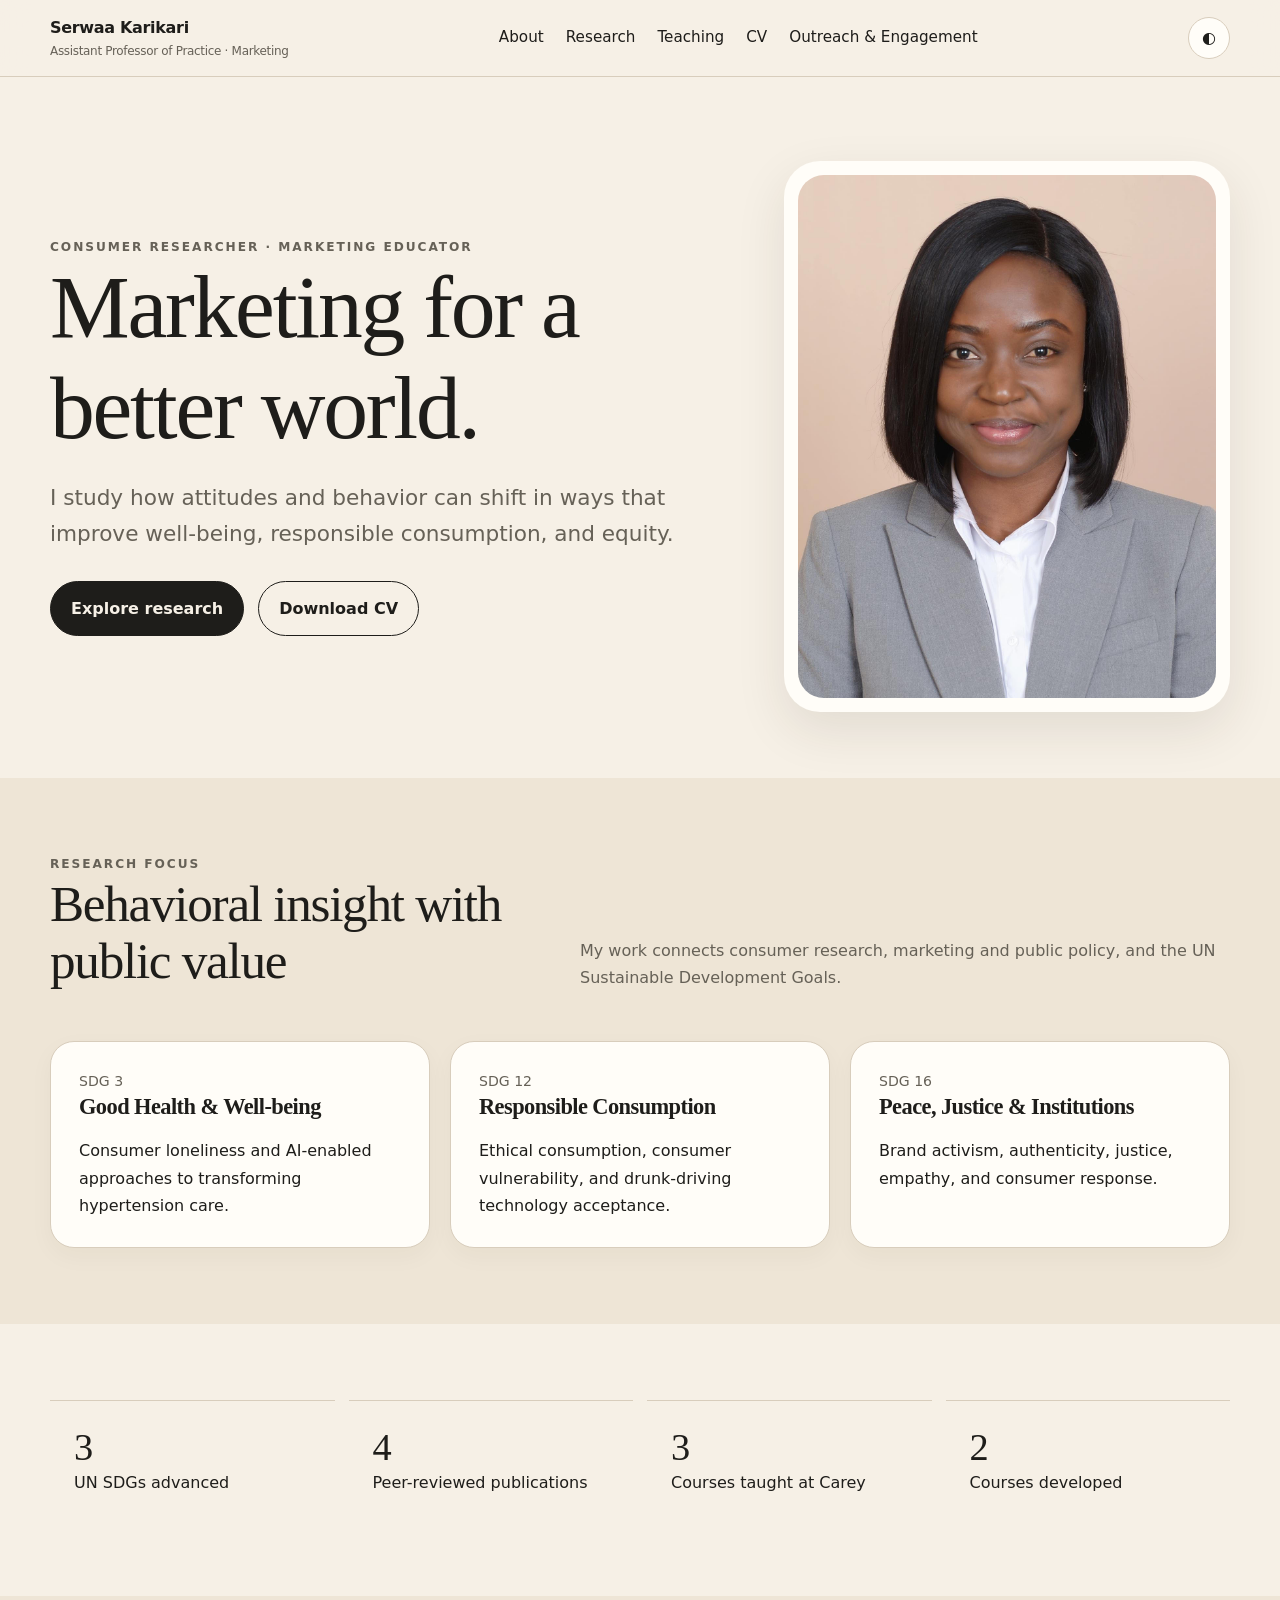
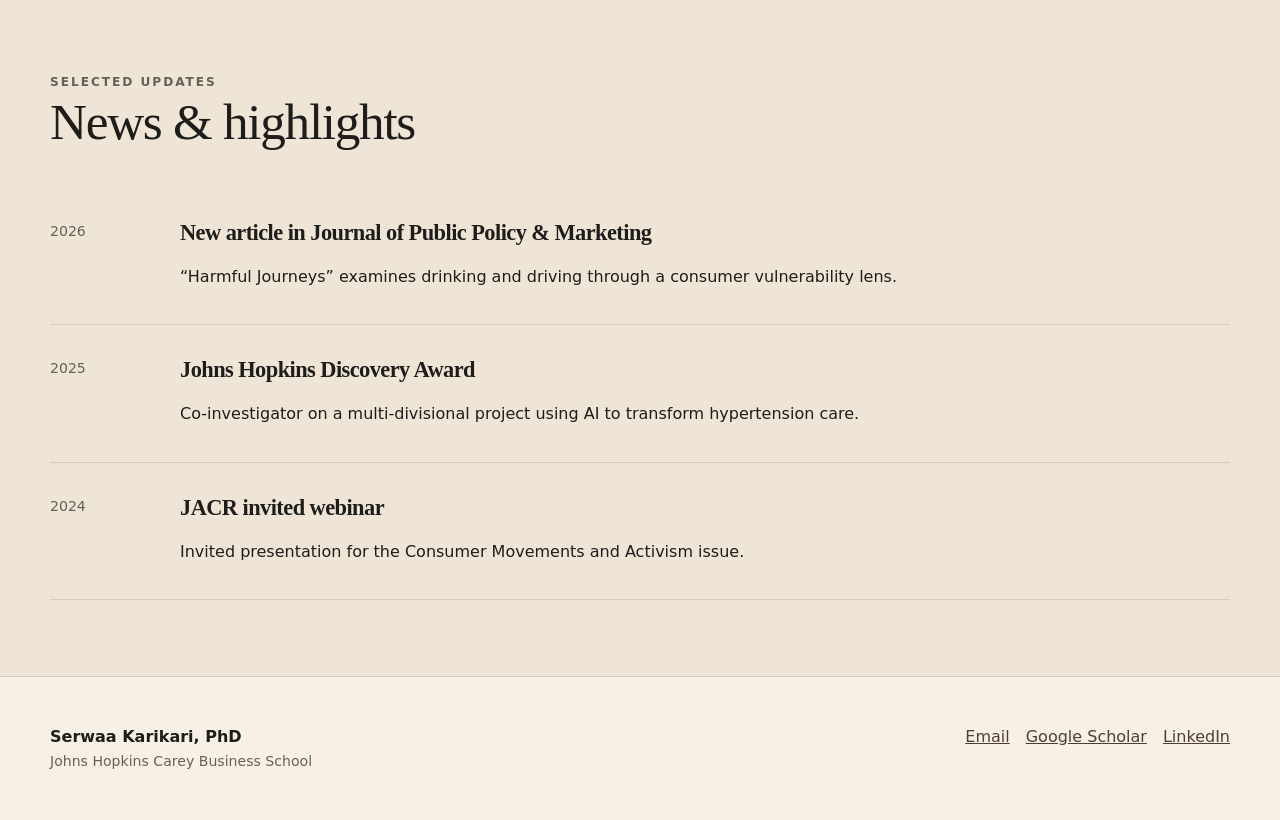
<file: index.html>
<!doctype html><html lang="en"><head><meta charset="utf-8"><meta name="viewport" content="width=device-width,initial-scale=1"><title>Serwaa Karikari | Marketing Faculty</title><meta name="description" content="Academic website of Serwaa Karikari, Assistant Professor of Practice in Marketing at Johns Hopkins Carey Business School."><link rel="stylesheet" href="css/style.css"></head><body><a class="skip-link" href="#main">Skip to content</a><header class="site-header"><div class="container nav-wrap"><a class="brand" href="index.html">Serwaa Karikari<small>Assistant Professor of Practice · Marketing</small></a><button class="menu-toggle" data-menu-toggle aria-label="Open navigation">☰</button><nav class="nav" aria-label="Primary"><a href="about.html">About</a><a href="research.html">Research</a><a href="teaching.html">Teaching</a><a href="cv.html">CV</a><a href="outreach.html">Outreach &amp; Engagement</a></nav><button class="theme-toggle" data-theme-toggle aria-label="Switch color theme">◐</button></div></header><main id="main"><section class="hero"><div class="container hero-grid"><div class="hero-copy reveal"><div class="eyebrow">Consumer researcher · Marketing educator</div><h1>Marketing for a better world.</h1><p class="lede">I study how attitudes and behavior can shift in ways that improve well-being, responsible consumption, and equity.</p><div class="hero-actions"><a class="btn primary" href="research.html">Explore research</a><a class="btn secondary" href="assets/cv/Serwaa-Karikari-CV.pdf" download>Download CV</a></div></div><div class="portrait reveal"><img src="assets/images/serwaa-karikari.jpg" alt="Professional portrait of Serwaa Karikari"></div></div></section><section class="section alt"><div class="container"><div class="section-head reveal"><div><div class="eyebrow">Research focus</div><h2>Behavioral insight with public value</h2></div><p>My work connects consumer research, marketing and public policy, and the UN Sustainable Development Goals.</p></div><div class="grid-3"><article class="card reveal"><div class="meta">SDG 3</div><h3>Good Health &amp; Well-being</h3><p>Consumer loneliness and AI-enabled approaches to transforming hypertension care.</p></article><article class="card reveal"><div class="meta">SDG 12</div><h3>Responsible Consumption</h3><p>Ethical consumption, consumer vulnerability, and drunk-driving technology acceptance.</p></article><article class="card reveal"><div class="meta">SDG 16</div><h3>Peace, Justice &amp; Institutions</h3><p>Brand activism, authenticity, justice, empathy, and consumer response.</p></article></div></div></section><section class="section"><div class="container"><div class="stats reveal"><div class="stat"><strong>3</strong><span>UN SDGs advanced</span></div><div class="stat"><strong>4</strong><span>Peer-reviewed publications</span></div><div class="stat"><strong>3</strong><span>Courses taught at Carey</span></div><div class="stat"><strong>2</strong><span>Courses developed</span></div></div></div></section><section class="section alt"><div class="container"><div class="section-head"><div><div class="eyebrow">Selected updates</div><h2>News &amp; highlights</h2></div></div><div class="news-list"><article class="news-item reveal"><div class="meta">2026</div><div><h3>New article in Journal of Public Policy &amp; Marketing</h3><p>“Harmful Journeys” examines drinking and driving through a consumer vulnerability lens.</p></div></article><article class="news-item reveal"><div class="meta">2025</div><div><h3>Johns Hopkins Discovery Award</h3><p>Co-investigator on a multi-divisional project using AI to transform hypertension care.</p></div></article><article class="news-item reveal"><div class="meta">2024</div><div><h3>JACR invited webinar</h3><p>Invited presentation for the Consumer Movements and Activism issue.</p></div></article></div></div></section></main><footer class="footer"><div class="container footer-grid"><div><strong>Serwaa Karikari, PhD</strong><div class="meta">Johns Hopkins Carey Business School</div></div><div class="footer-links"><a href="mailto:serwaa.karikari@jhu.edu">Email</a><a href="https://scholar.google.com/citations?user=FszX7wsAAAAJ&hl=en" target="_blank" rel="noopener">Google Scholar</a><a href="https://www.linkedin.com/in/serwaa-karikari-ph-d-89737316" target="_blank" rel="noopener">LinkedIn</a></div></div></footer><script src="js/main.js"></script></body></html>
</file>
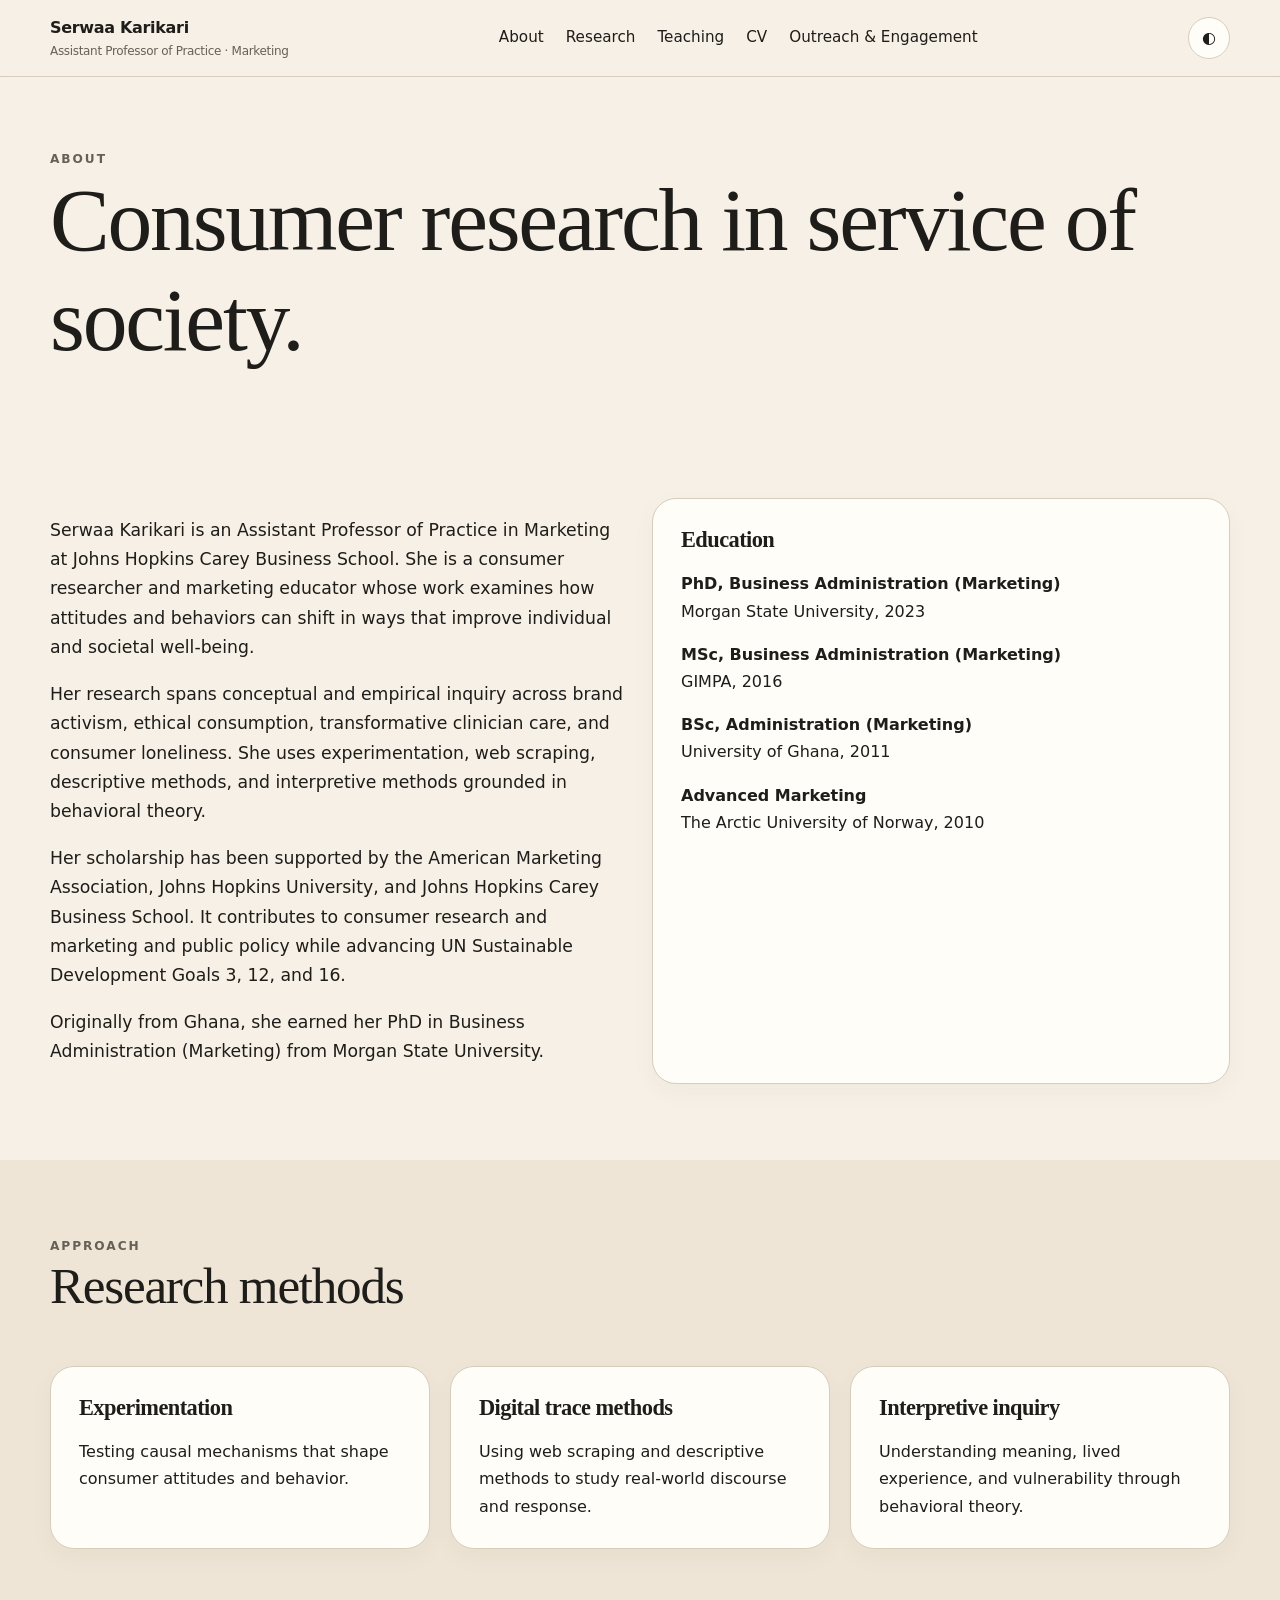
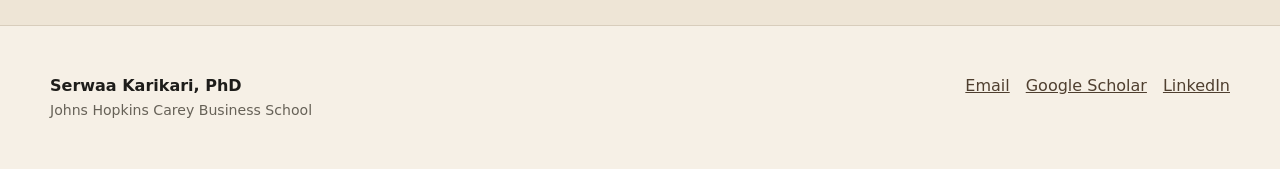
<file: about.html>
<!doctype html><html lang="en"><head><meta charset="utf-8"><meta name="viewport" content="width=device-width,initial-scale=1"><title>About | Serwaa Karikari</title><link rel="stylesheet" href="css/style.css"></head><body><a class="skip-link" href="#main">Skip to content</a><header class="site-header"><div class="container nav-wrap"><a class="brand" href="index.html">Serwaa Karikari<small>Assistant Professor of Practice · Marketing</small></a><button class="menu-toggle" data-menu-toggle aria-label="Open navigation">☰</button><nav class="nav" aria-label="Primary"><a href="about.html">About</a><a href="research.html">Research</a><a href="teaching.html">Teaching</a><a href="cv.html">CV</a><a href="outreach.html">Outreach &amp; Engagement</a></nav><button class="theme-toggle" data-theme-toggle aria-label="Switch color theme">◐</button></div></header><main id="main"><section class="page-hero"><div class="container"><div class="eyebrow">About</div><h1>Consumer research in service of society.</h1></div></section><section class="section"><div class="container grid-2"><div class="prose reveal"><p>Serwaa Karikari is an Assistant Professor of Practice in Marketing at Johns Hopkins Carey Business School. She is a consumer researcher and marketing educator whose work examines how attitudes and behaviors can shift in ways that improve individual and societal well-being.</p><p>Her research spans conceptual and empirical inquiry across brand activism, ethical consumption, transformative clinician care, and consumer loneliness. She uses experimentation, web scraping, descriptive methods, and interpretive methods grounded in behavioral theory.</p><p>Her scholarship has been supported by the American Marketing Association, Johns Hopkins University, and Johns Hopkins Carey Business School. It contributes to consumer research and marketing and public policy while advancing UN Sustainable Development Goals 3, 12, and 16.</p><p>Originally from Ghana, she earned her PhD in Business Administration (Marketing) from Morgan State University.</p></div><aside class="card reveal"><h3>Education</h3><p><strong>PhD, Business Administration (Marketing)</strong><br>Morgan State University, 2023</p><p><strong>MSc, Business Administration (Marketing)</strong><br>GIMPA, 2016</p><p><strong>BSc, Administration (Marketing)</strong><br>University of Ghana, 2011</p><p><strong>Advanced Marketing</strong><br>The Arctic University of Norway, 2010</p></aside></div></section><section class="section alt"><div class="container"><div class="section-head"><div><div class="eyebrow">Approach</div><h2>Research methods</h2></div></div><div class="grid-3"><div class="card reveal"><h3>Experimentation</h3><p>Testing causal mechanisms that shape consumer attitudes and behavior.</p></div><div class="card reveal"><h3>Digital trace methods</h3><p>Using web scraping and descriptive methods to study real-world discourse and response.</p></div><div class="card reveal"><h3>Interpretive inquiry</h3><p>Understanding meaning, lived experience, and vulnerability through behavioral theory.</p></div></div></div></section></main><footer class="footer"><div class="container footer-grid"><div><strong>Serwaa Karikari, PhD</strong><div class="meta">Johns Hopkins Carey Business School</div></div><div class="footer-links"><a href="mailto:serwaa.karikari@jhu.edu">Email</a><a href="https://scholar.google.com/citations?user=FszX7wsAAAAJ&hl=en" target="_blank" rel="noopener">Google Scholar</a><a href="https://www.linkedin.com/in/serwaa-karikari-ph-d-89737316" target="_blank" rel="noopener">LinkedIn</a></div></div></footer><script src="js/main.js"></script></body></html>
</file>
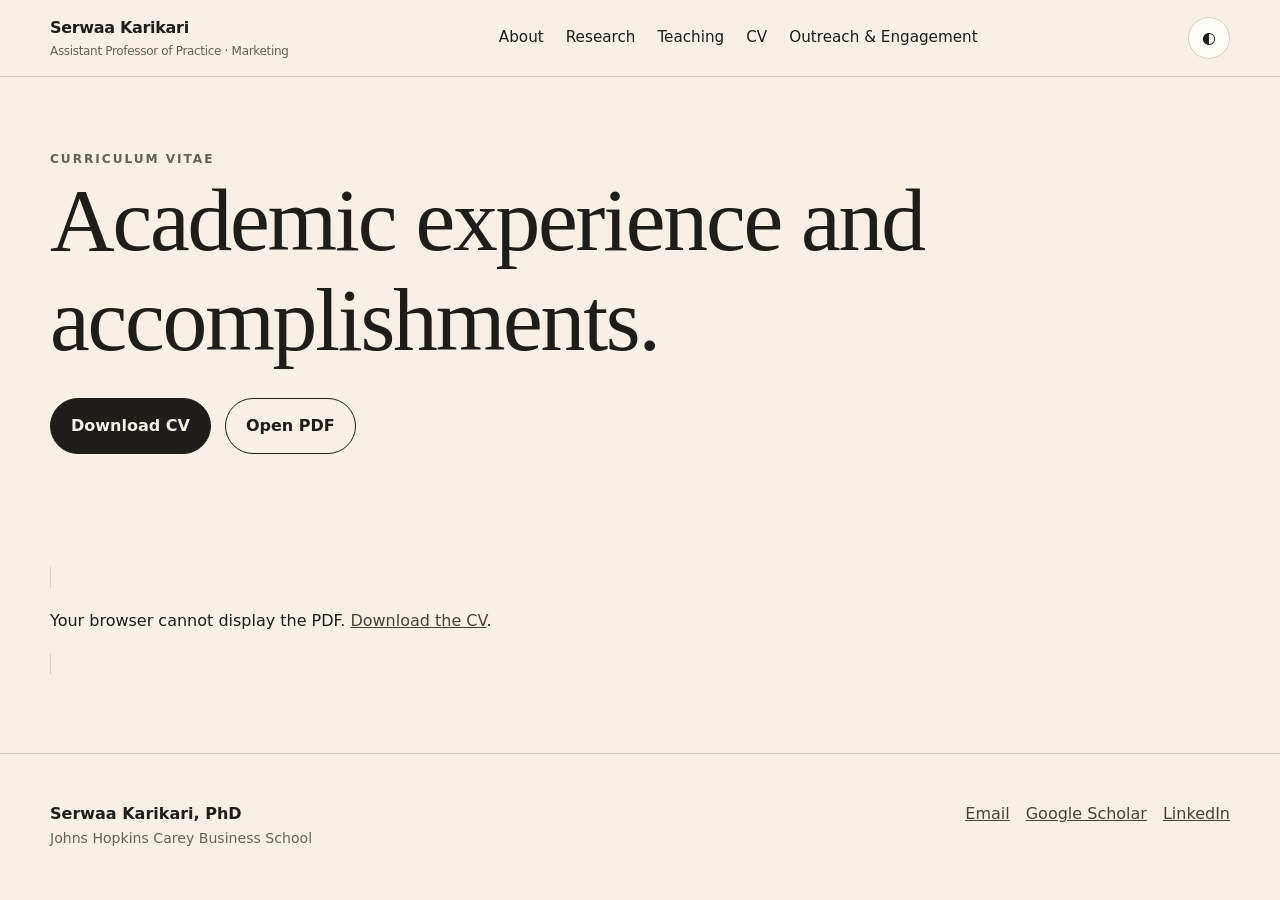
<file: cv.html>
<!doctype html><html lang="en"><head><meta charset="utf-8"><meta name="viewport" content="width=device-width,initial-scale=1"><title>CV | Serwaa Karikari</title><link rel="stylesheet" href="css/style.css"></head><body><a class="skip-link" href="#main">Skip to content</a><header class="site-header"><div class="container nav-wrap"><a class="brand" href="index.html">Serwaa Karikari<small>Assistant Professor of Practice · Marketing</small></a><button class="menu-toggle" data-menu-toggle aria-label="Open navigation">☰</button><nav class="nav" aria-label="Primary"><a href="about.html">About</a><a href="research.html">Research</a><a href="teaching.html">Teaching</a><a href="cv.html">CV</a><a href="outreach.html">Outreach &amp; Engagement</a></nav><button class="theme-toggle" data-theme-toggle aria-label="Switch color theme">◐</button></div></header><main id="main"><section class="page-hero"><div class="container"><div class="eyebrow">Curriculum Vitae</div><h1>Academic experience and accomplishments.</h1><div class="inline-actions"><a class="btn primary" href="assets/cv/Serwaa-Karikari-CV.pdf" download>Download CV</a><a class="btn secondary" href="assets/cv/Serwaa-Karikari-CV.pdf" target="_blank">Open PDF</a></div></div></section><section class="section"><div class="container"><object class="cv-frame" data="assets/cv/Serwaa-Karikari-CV.pdf" type="application/pdf"><p>Your browser cannot display the PDF. <a href="assets/cv/Serwaa-Karikari-CV.pdf">Download the CV</a>.</p></object></div></section></main><footer class="footer"><div class="container footer-grid"><div><strong>Serwaa Karikari, PhD</strong><div class="meta">Johns Hopkins Carey Business School</div></div><div class="footer-links"><a href="mailto:serwaa.karikari@jhu.edu">Email</a><a href="https://scholar.google.com/citations?user=FszX7wsAAAAJ&hl=en" target="_blank" rel="noopener">Google Scholar</a><a href="https://www.linkedin.com/in/serwaa-karikari-ph-d-89737316" target="_blank" rel="noopener">LinkedIn</a></div></div></footer><script src="js/main.js"></script></body></html>
</file>
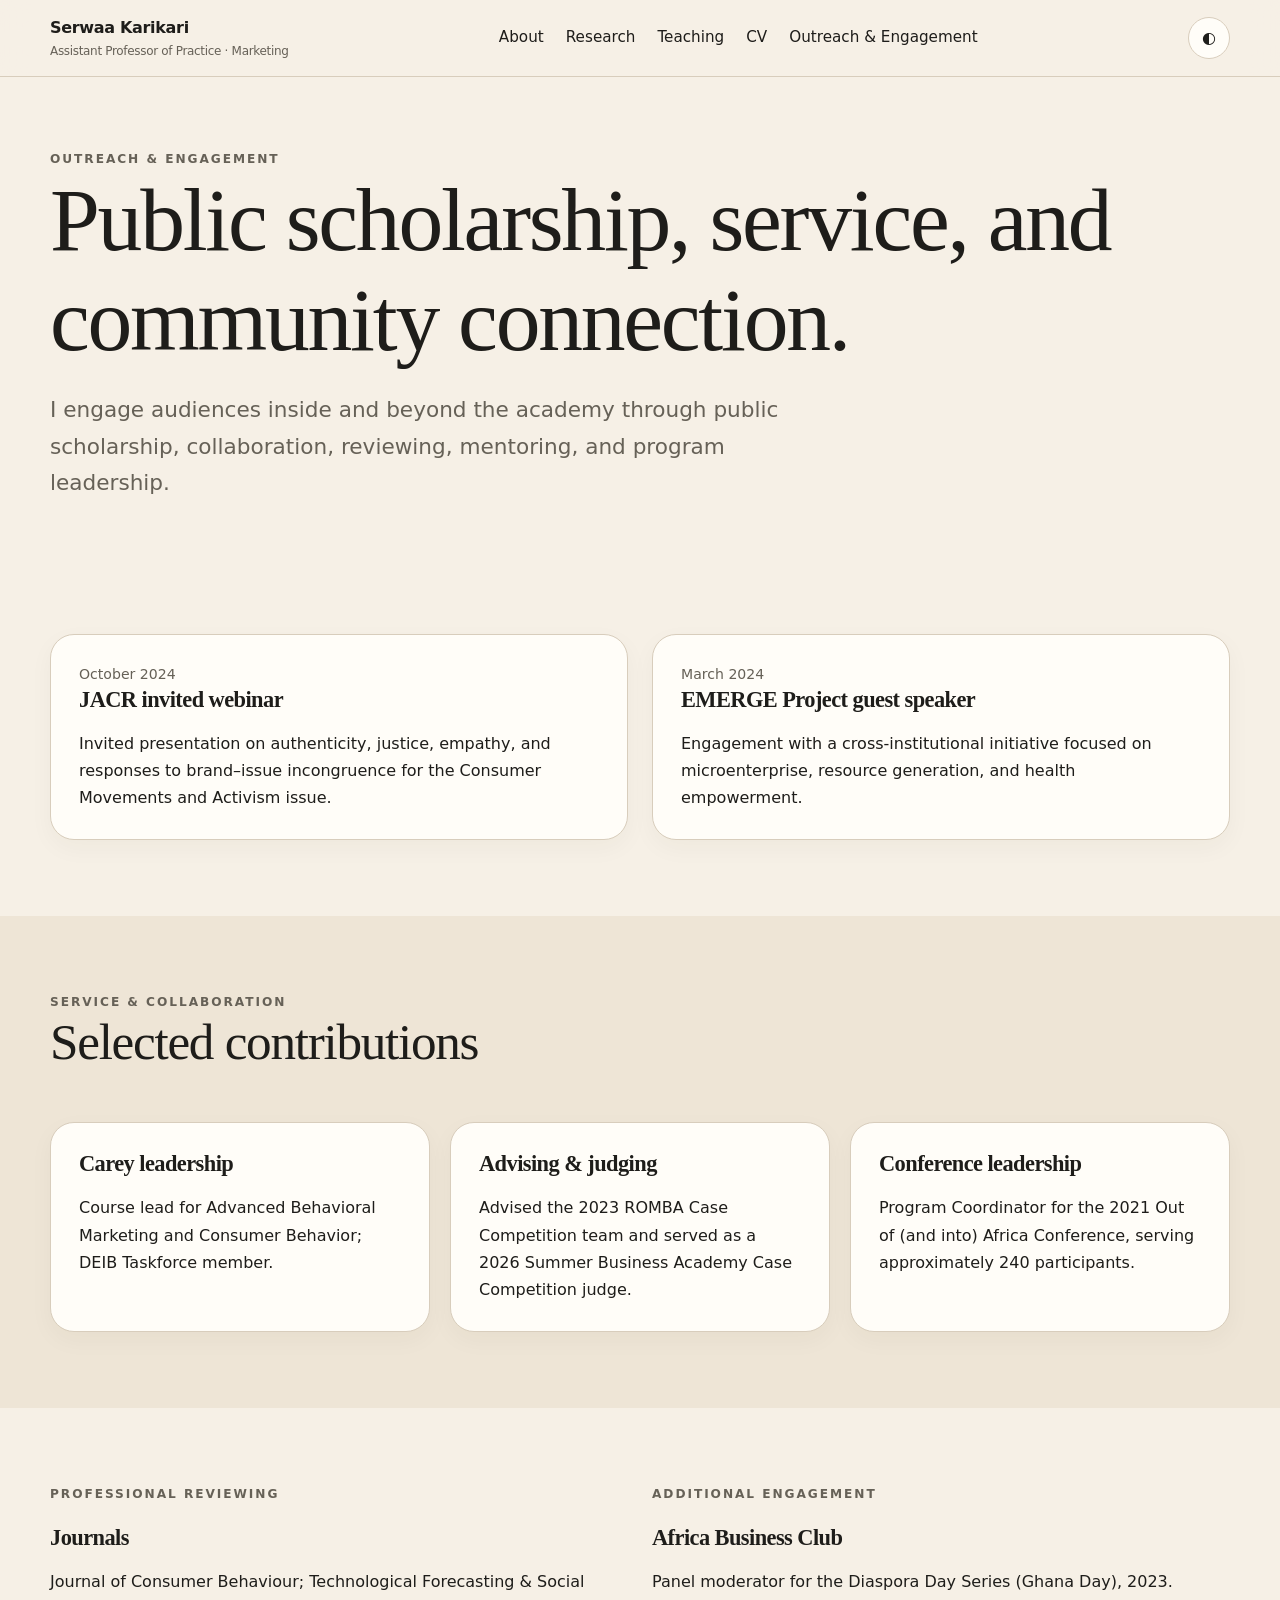
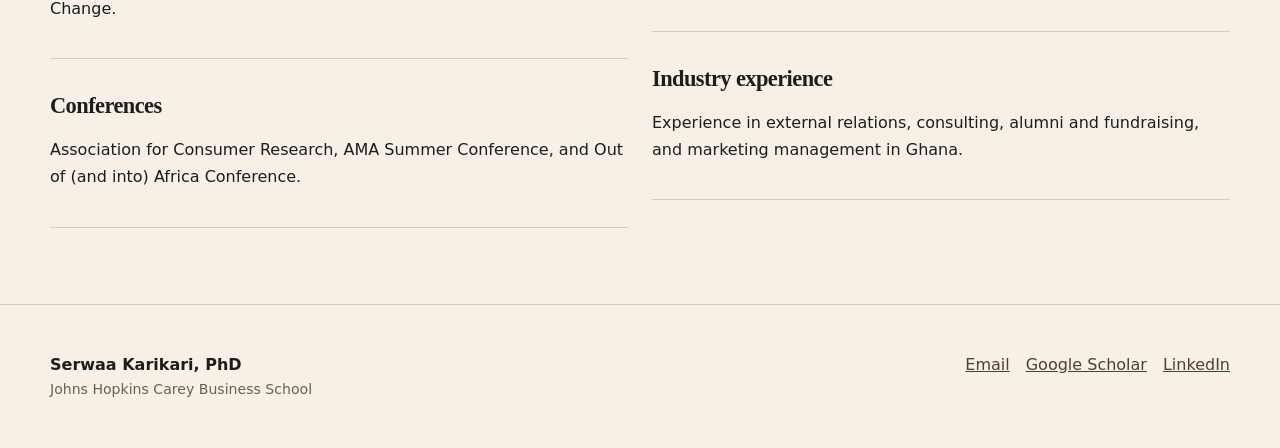
<file: outreach.html>
<!doctype html><html lang="en"><head><meta charset="utf-8"><meta name="viewport" content="width=device-width,initial-scale=1"><title>Outreach & Engagement | Serwaa Karikari</title><link rel="stylesheet" href="css/style.css"></head><body><a class="skip-link" href="#main">Skip to content</a><header class="site-header"><div class="container nav-wrap"><a class="brand" href="index.html">Serwaa Karikari<small>Assistant Professor of Practice · Marketing</small></a><button class="menu-toggle" data-menu-toggle aria-label="Open navigation">☰</button><nav class="nav" aria-label="Primary"><a href="about.html">About</a><a href="research.html">Research</a><a href="teaching.html">Teaching</a><a href="cv.html">CV</a><a href="outreach.html">Outreach &amp; Engagement</a></nav><button class="theme-toggle" data-theme-toggle aria-label="Switch color theme">◐</button></div></header><main id="main"><section class="page-hero"><div class="container"><div class="eyebrow">Outreach &amp; Engagement</div><h1>Public scholarship, service, and community connection.</h1><p class="lede">I engage audiences inside and beyond the academy through public scholarship, collaboration, reviewing, mentoring, and program leadership.</p></div></section><section class="section"><div class="container grid-2"><article class="card reveal"><div class="meta">October 2024</div><h3>JACR invited webinar</h3><p>Invited presentation on authenticity, justice, empathy, and responses to brand–issue incongruence for the Consumer Movements and Activism issue.</p></article><article class="card reveal"><div class="meta">March 2024</div><h3>EMERGE Project guest speaker</h3><p>Engagement with a cross-institutional initiative focused on microenterprise, resource generation, and health empowerment.</p></article></div></section><section class="section alt"><div class="container"><div class="section-head"><div><div class="eyebrow">Service &amp; collaboration</div><h2>Selected contributions</h2></div></div><div class="grid-3"><div class="card reveal"><h3>Carey leadership</h3><p>Course lead for Advanced Behavioral Marketing and Consumer Behavior; DEIB Taskforce member.</p></div><div class="card reveal"><h3>Advising &amp; judging</h3><p>Advised the 2023 ROMBA Case Competition team and served as a 2026 Summer Business Academy Case Competition judge.</p></div><div class="card reveal"><h3>Conference leadership</h3><p>Program Coordinator for the 2021 Out of (and into) Africa Conference, serving approximately 240 participants.</p></div></div></div></section><section class="section"><div class="container grid-2"><div><div class="eyebrow">Professional reviewing</div><div class="service-list"><div class="course"><h3>Journals</h3><p>Journal of Consumer Behaviour; Technological Forecasting &amp; Social Change.</p></div><div class="course"><h3>Conferences</h3><p>Association for Consumer Research, AMA Summer Conference, and Out of (and into) Africa Conference.</p></div></div></div><div><div class="eyebrow">Additional engagement</div><div class="service-list"><div class="course"><h3>Africa Business Club</h3><p>Panel moderator for the Diaspora Day Series (Ghana Day), 2023.</p></div><div class="course"><h3>Industry experience</h3><p>Experience in external relations, consulting, alumni and fundraising, and marketing management in Ghana.</p></div></div></div></div></section></main><footer class="footer"><div class="container footer-grid"><div><strong>Serwaa Karikari, PhD</strong><div class="meta">Johns Hopkins Carey Business School</div></div><div class="footer-links"><a href="mailto:serwaa.karikari@jhu.edu">Email</a><a href="https://scholar.google.com/citations?user=FszX7wsAAAAJ&hl=en" target="_blank" rel="noopener">Google Scholar</a><a href="https://www.linkedin.com/in/serwaa-karikari-ph-d-89737316" target="_blank" rel="noopener">LinkedIn</a></div></div></footer><script src="js/main.js"></script></body></html>
</file>
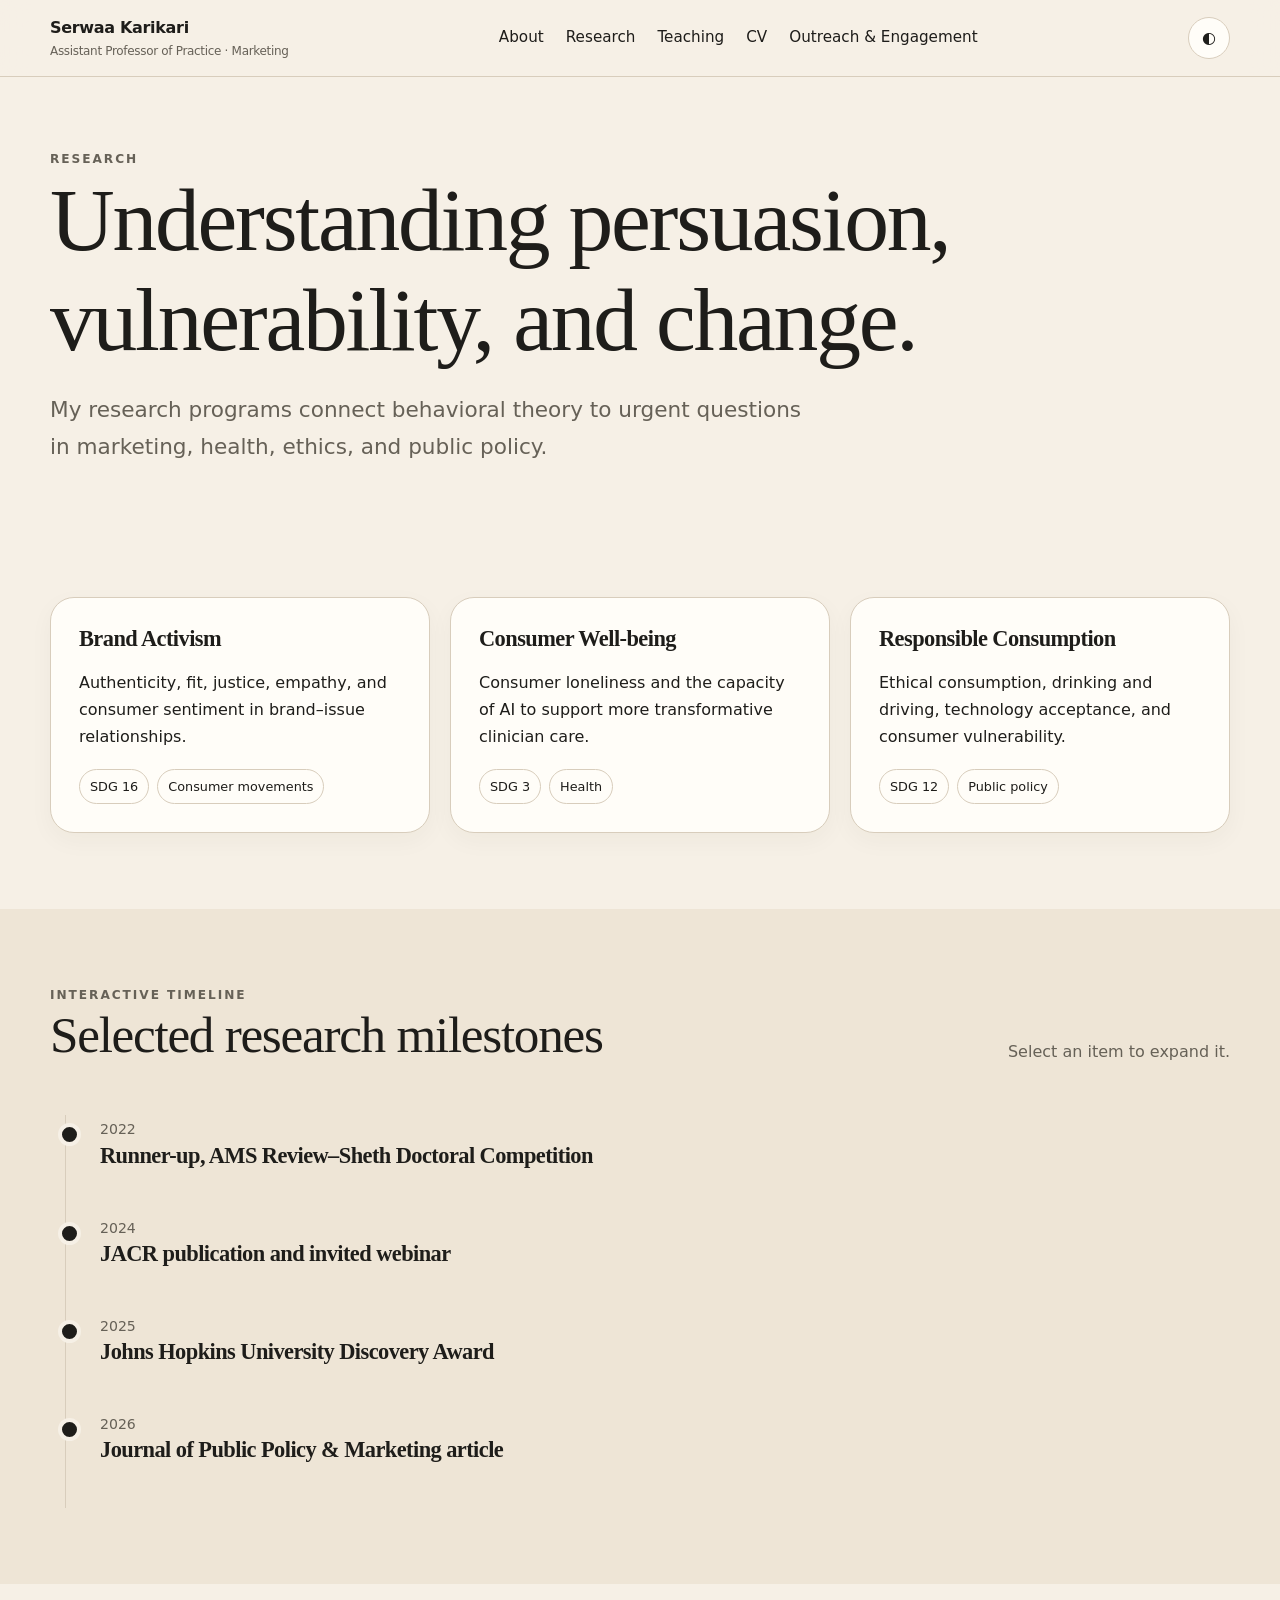
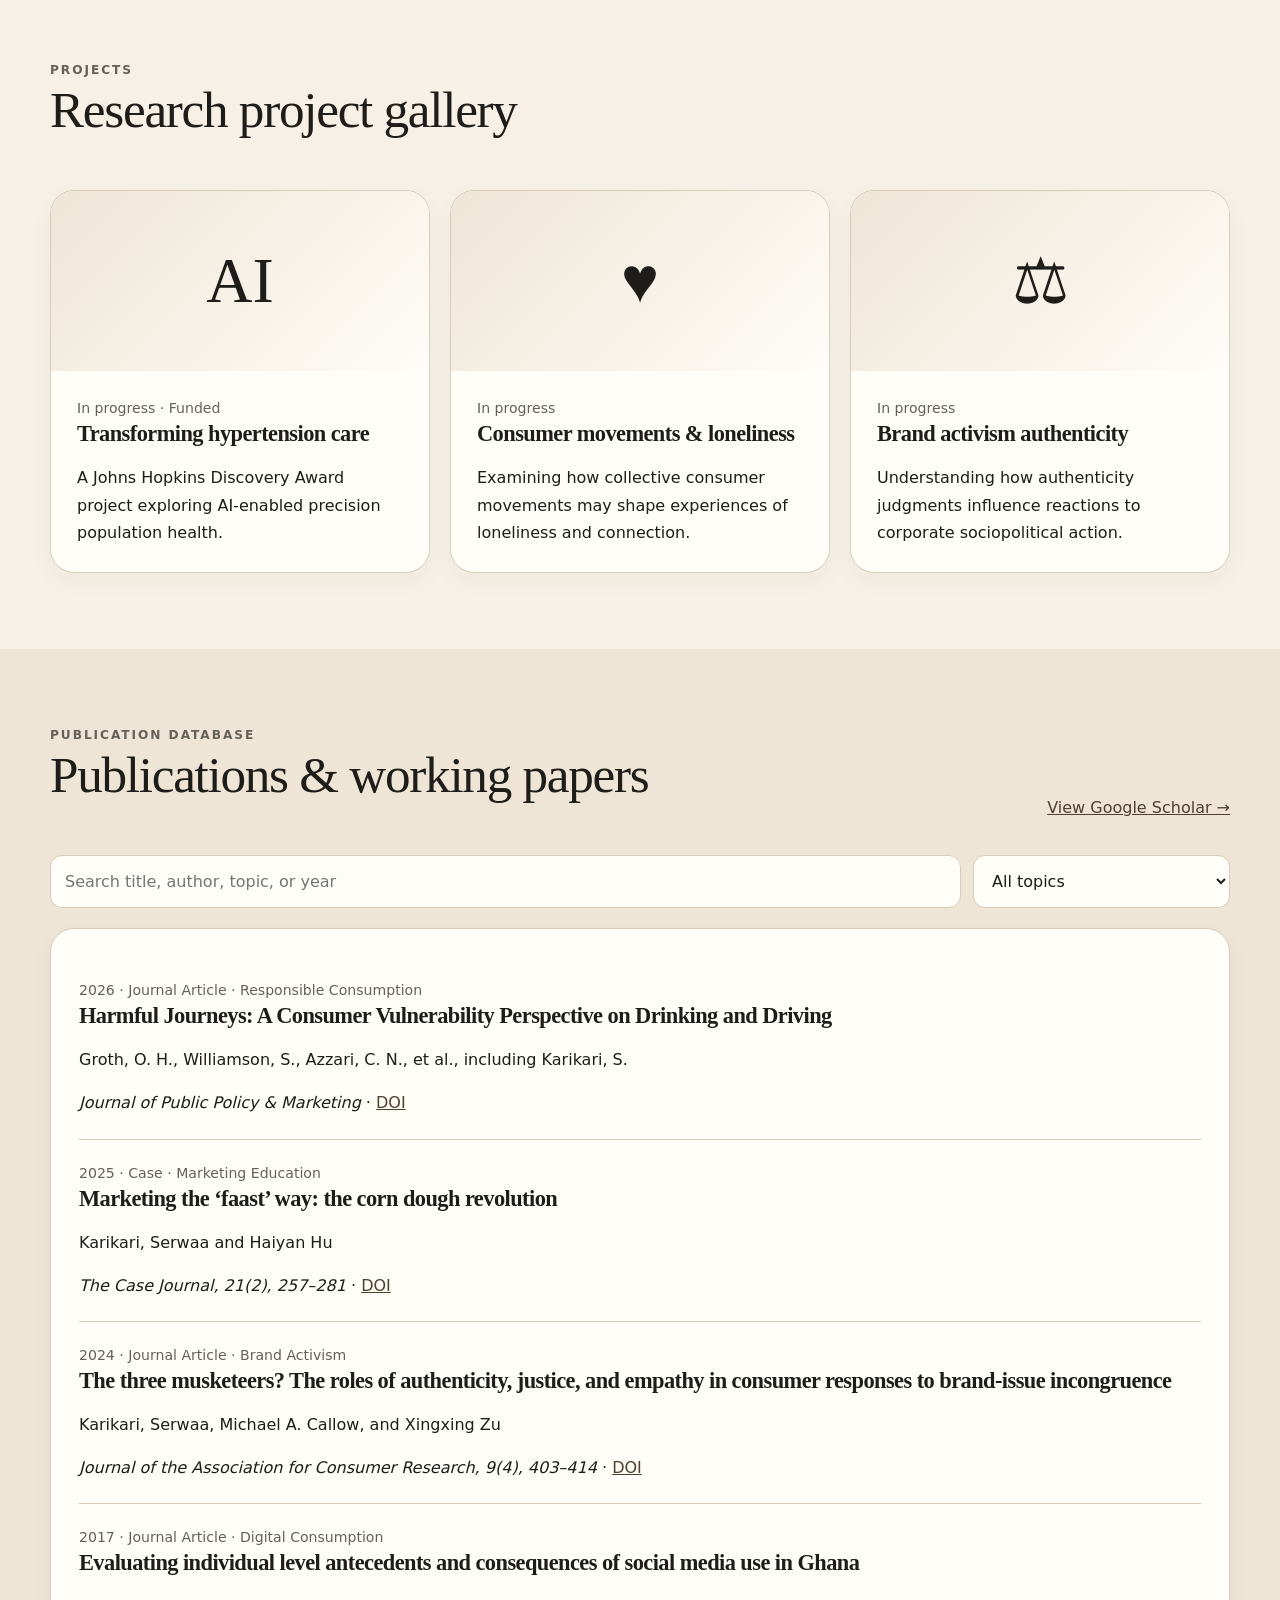
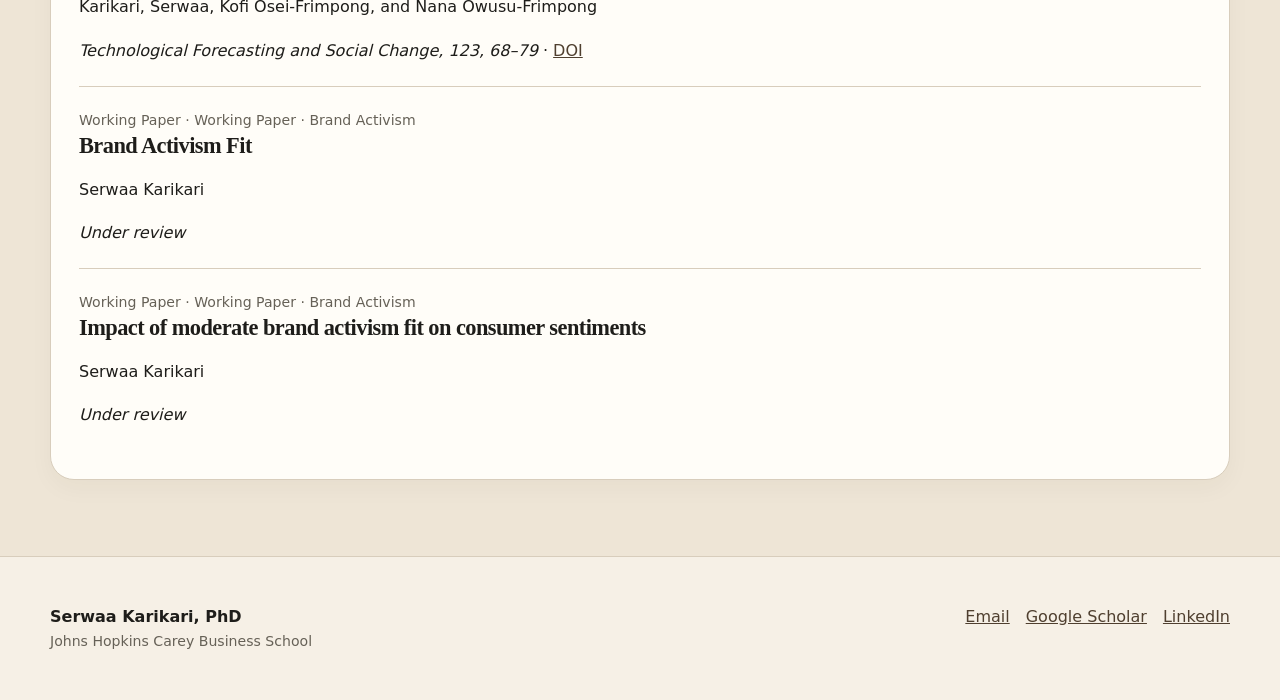
<file: research.html>
<!doctype html><html lang="en"><head><meta charset="utf-8"><meta name="viewport" content="width=device-width,initial-scale=1"><title>Research | Serwaa Karikari</title><link rel="stylesheet" href="css/style.css"></head><body><a class="skip-link" href="#main">Skip to content</a><header class="site-header"><div class="container nav-wrap"><a class="brand" href="index.html">Serwaa Karikari<small>Assistant Professor of Practice · Marketing</small></a><button class="menu-toggle" data-menu-toggle aria-label="Open navigation">☰</button><nav class="nav" aria-label="Primary"><a href="about.html">About</a><a href="research.html">Research</a><a href="teaching.html">Teaching</a><a href="cv.html">CV</a><a href="outreach.html">Outreach &amp; Engagement</a></nav><button class="theme-toggle" data-theme-toggle aria-label="Switch color theme">◐</button></div></header><main id="main"><section class="page-hero"><div class="container"><div class="eyebrow">Research</div><h1>Understanding persuasion, vulnerability, and change.</h1><p class="lede">My research programs connect behavioral theory to urgent questions in marketing, health, ethics, and public policy.</p></div></section><section class="section"><div class="container"><div class="grid-3"><article class="card reveal"><h3>Brand Activism</h3><p>Authenticity, fit, justice, empathy, and consumer sentiment in brand–issue relationships.</p><div class="tag-list"><span class="tag">SDG 16</span><span class="tag">Consumer movements</span></div></article><article class="card reveal"><h3>Consumer Well-being</h3><p>Consumer loneliness and the capacity of AI to support more transformative clinician care.</p><div class="tag-list"><span class="tag">SDG 3</span><span class="tag">Health</span></div></article><article class="card reveal"><h3>Responsible Consumption</h3><p>Ethical consumption, drinking and driving, technology acceptance, and consumer vulnerability.</p><div class="tag-list"><span class="tag">SDG 12</span><span class="tag">Public policy</span></div></article></div></div></section><section class="section alt"><div class="container"><div class="section-head"><div><div class="eyebrow">Interactive timeline</div><h2>Selected research milestones</h2></div><p>Select an item to expand it.</p></div><div class="timeline"><div class="timeline-item reveal"><button><span class="meta">2022</span><h3>Runner-up, AMS Review–Sheth Doctoral Competition</h3></button><div class="timeline-detail">Recognition for the conceptual paper “Brand Activism Fit.”</div></div><div class="timeline-item reveal"><button><span class="meta">2024</span><h3>JACR publication and invited webinar</h3></button><div class="timeline-detail">Published work on authenticity, justice, empathy, and brand–issue incongruence.</div></div><div class="timeline-item reveal"><button><span class="meta">2025</span><h3>Johns Hopkins University Discovery Award</h3></button><div class="timeline-detail">Support for a multi-divisional project on transforming hypertension care through artificial intelligence.</div></div><div class="timeline-item reveal"><button><span class="meta">2026</span><h3>Journal of Public Policy &amp; Marketing article</h3></button><div class="timeline-detail">“Harmful Journeys” advances a consumer vulnerability perspective on drinking and driving.</div></div></div></div></section><section class="section"><div class="container"><div class="section-head"><div><div class="eyebrow">Projects</div><h2>Research project gallery</h2></div></div><div class="grid-3"><article class="card project-card reveal"><div class="project-visual">AI</div><div class="project-body"><div class="meta">In progress · Funded</div><h3>Transforming hypertension care</h3><p>A Johns Hopkins Discovery Award project exploring AI-enabled precision population health.</p></div></article><article class="card project-card reveal"><div class="project-visual">♥</div><div class="project-body"><div class="meta">In progress</div><h3>Consumer movements &amp; loneliness</h3><p>Examining how collective consumer movements may shape experiences of loneliness and connection.</p></div></article><article class="card project-card reveal"><div class="project-visual">⚖</div><div class="project-body"><div class="meta">In progress</div><h3>Brand activism authenticity</h3><p>Understanding how authenticity judgments influence reactions to corporate sociopolitical action.</p></div></article></div></div></section><section class="section alt"><div class="container"><div class="section-head"><div><div class="eyebrow">Publication database</div><h2>Publications &amp; working papers</h2></div><a href="https://scholar.google.com/citations?user=FszX7wsAAAAJ&hl=en" target="_blank" rel="noopener">View Google Scholar →</a></div><div class="filters"><input id="pub-search" type="search" placeholder="Search title, author, topic, or year" aria-label="Search publications"><select id="pub-filter" aria-label="Filter publications by topic"><option value="">All topics</option><option>Brand Activism</option><option>Responsible Consumption</option><option>Marketing Education</option><option>Digital Consumption</option></select></div><div id="publication-list" class="card"></div></div></section></main><footer class="footer"><div class="container footer-grid"><div><strong>Serwaa Karikari, PhD</strong><div class="meta">Johns Hopkins Carey Business School</div></div><div class="footer-links"><a href="mailto:serwaa.karikari@jhu.edu">Email</a><a href="https://scholar.google.com/citations?user=FszX7wsAAAAJ&hl=en" target="_blank" rel="noopener">Google Scholar</a><a href="https://www.linkedin.com/in/serwaa-karikari-ph-d-89737316" target="_blank" rel="noopener">LinkedIn</a></div></div></footer><script src="js/main.js"></script><script src="js/publications.js"></script></body></html>
</file>
<file: css/style.css>
:root{--bg:#f6f0e6;--surface:#fffdf8;--surface-2:#eee5d6;--text:#1e1d1a;--muted:#666157;--line:#d8cdbc;--link:#4f3f2f;--shadow:0 18px 50px rgba(50,43,34,.10);--radius:24px;--serif:Georgia,'Times New Roman',serif;--sans:Inter,ui-sans-serif,system-ui,-apple-system,BlinkMacSystemFont,'Segoe UI',sans-serif}
[data-theme='dark']{--bg:#171614;--surface:#211f1c;--surface-2:#2b2824;--text:#f5efe6;--muted:#bbb2a7;--line:#3b3731;--link:#e7d9c8;--shadow:0 18px 50px rgba(0,0,0,.25)}
*{box-sizing:border-box}html{scroll-behavior:smooth}body{margin:0;background:var(--bg);color:var(--text);font-family:var(--sans);line-height:1.7}img{max-width:100%;display:block}a{color:var(--link)}button,input,select{font:inherit}.container{width:min(1180px,calc(100% - 36px));margin:auto}.skip-link{position:absolute;left:-9999px}.skip-link:focus{left:16px;top:16px;background:var(--surface);padding:12px;z-index:999}
.site-header{position:sticky;top:0;z-index:50;background:color-mix(in srgb,var(--bg) 88%,transparent);backdrop-filter:blur(14px);border-bottom:1px solid var(--line)}.nav-wrap{display:flex;align-items:center;justify-content:space-between;min-height:76px;gap:24px}.brand{text-decoration:none;color:var(--text);font-weight:750;letter-spacing:-.02em}.brand small{display:block;font-weight:500;color:var(--muted);font-size:.75rem}.nav{display:flex;align-items:center;gap:22px}.nav a{text-decoration:none;color:var(--text);font-size:.95rem}.nav a[aria-current='page']{font-weight:750}.theme-toggle{border:1px solid var(--line);background:var(--surface);color:var(--text);width:42px;height:42px;border-radius:999px;cursor:pointer}.menu-toggle{display:none;border:0;background:transparent;color:var(--text);font-size:1.5rem}
.hero{padding:84px 0 66px}.hero-grid{display:grid;grid-template-columns:1.2fr .8fr;gap:64px;align-items:center}.eyebrow{text-transform:uppercase;letter-spacing:.16em;font-size:.76rem;font-weight:800;color:var(--muted)}h1,h2,h3{font-family:var(--serif);line-height:1.12;letter-spacing:-.025em;margin:0 0 18px}h1{font-size:clamp(3rem,7vw,6.4rem);font-weight:500}h2{font-size:clamp(2rem,4vw,3.4rem);font-weight:500}h3{font-size:1.4rem}.lede{font-size:clamp(1.1rem,2vw,1.35rem);color:var(--muted);max-width:760px}.hero-actions,.inline-actions{display:flex;gap:14px;flex-wrap:wrap;margin-top:28px}.btn{display:inline-flex;align-items:center;justify-content:center;padding:13px 20px;border-radius:999px;border:1px solid var(--text);text-decoration:none;font-weight:700}.btn.primary{background:var(--text);color:var(--bg)}.btn.secondary{background:transparent;color:var(--text)}.portrait{background:var(--surface);padding:14px;border-radius:36px;box-shadow:var(--shadow)}.portrait img{border-radius:26px;aspect-ratio:4/5;object-fit:cover;object-position:center top}
.section{padding:76px 0}.section.alt{background:var(--surface-2)}.section-head{display:flex;justify-content:space-between;align-items:end;gap:24px;margin-bottom:34px}.section-head p{max-width:650px;color:var(--muted)}.grid-3{display:grid;grid-template-columns:repeat(3,1fr);gap:20px}.grid-2{display:grid;grid-template-columns:repeat(2,1fr);gap:24px}.card{background:var(--surface);border:1px solid var(--line);border-radius:var(--radius);padding:28px;box-shadow:0 8px 24px rgba(50,43,34,.04)}.card p:last-child{margin-bottom:0}.meta{font-size:.88rem;color:var(--muted)}.tag-list{display:flex;flex-wrap:wrap;gap:8px;margin-top:18px}.tag{border:1px solid var(--line);border-radius:999px;padding:6px 10px;font-size:.8rem}.stats{display:grid;grid-template-columns:repeat(4,1fr);gap:14px}.stat{padding:24px;border-top:1px solid var(--line)}.stat strong{display:block;font:500 2.4rem var(--serif)}
.timeline{position:relative;margin-top:24px}.timeline:before{content:'';position:absolute;left:15px;top:0;bottom:0;width:1px;background:var(--line)}.timeline-item{position:relative;padding:0 0 28px 50px}.timeline-item:before{content:'';position:absolute;left:8px;top:8px;width:15px;height:15px;border-radius:50%;background:var(--text);border:4px solid var(--bg)}.timeline-item button{width:100%;text-align:left;border:0;background:transparent;color:var(--text);padding:0;cursor:pointer}.timeline-detail{display:none;color:var(--muted);padding-top:8px}.timeline-item.open .timeline-detail{display:block}
.filters{display:flex;gap:12px;flex-wrap:wrap;margin-bottom:20px}.filters input,.filters select{padding:12px 14px;border:1px solid var(--line);border-radius:12px;background:var(--surface);color:var(--text)}.filters input{min-width:280px;flex:1}.publication{padding:22px 0;border-bottom:1px solid var(--line)}.publication:last-child{border-bottom:0}.publication a{text-decoration-thickness:1px}.project-card{overflow:hidden;padding:0}.project-visual{min-height:180px;background:linear-gradient(135deg,var(--surface-2),var(--surface));display:flex;align-items:center;justify-content:center;font:500 4rem var(--serif)}.project-body{padding:26px}
.page-hero{padding:72px 0 34px}.prose{max-width:800px}.prose p{font-size:1.08rem}.course-list,.service-list{display:grid;gap:14px}.course{padding:20px 0;border-bottom:1px solid var(--line)}.gallery{display:grid;grid-template-columns:repeat(2,1fr);gap:20px}.gallery-placeholder{background:var(--surface);border:1px dashed var(--line);border-radius:var(--radius);min-height:260px;display:grid;place-items:center;text-align:center;padding:24px;color:var(--muted)}.cv-frame{width:100%;height:780px;border:1px solid var(--line);border-radius:18px;background:white}
.news-list{display:grid;gap:14px}.news-item{display:grid;grid-template-columns:110px 1fr;gap:20px;padding:18px 0;border-bottom:1px solid var(--line)}.footer{padding:46px 0;border-top:1px solid var(--line)}.footer-grid{display:flex;justify-content:space-between;gap:24px;align-items:flex-start}.footer-links{display:flex;gap:16px;flex-wrap:wrap}.reveal{opacity:0;transform:translateY(20px);transition:.65s ease}.reveal.visible{opacity:1;transform:none}
@media(max-width:900px){.hero-grid,.grid-3,.grid-2,.stats,.gallery{grid-template-columns:1fr 1fr}.hero-grid{gap:32px}.nav{display:none;position:absolute;left:18px;right:18px;top:70px;background:var(--surface);padding:18px;border:1px solid var(--line);border-radius:18px;box-shadow:var(--shadow);flex-direction:column;align-items:flex-start}.nav.open{display:flex}.menu-toggle{display:block}.theme-toggle{margin-left:auto}.portrait{max-width:520px}.hero-grid{grid-template-columns:1fr}.hero-copy{order:2}.portrait{order:1}.cv-frame{height:620px}}
@media(max-width:620px){.grid-3,.grid-2,.stats,.gallery{grid-template-columns:1fr}.hero{padding-top:42px}h1{font-size:3.3rem}.section{padding:54px 0}.section-head,.footer-grid{display:block}.news-item{grid-template-columns:1fr}.cv-frame{height:520px}}
@media(prefers-reduced-motion:reduce){*{scroll-behavior:auto!important;animation:none!important;transition:none!important}.reveal{opacity:1;transform:none}}
/* Teaching page guest speaker photo cards */

.teaching-photo {
  margin: 0;
  overflow: hidden;
  background: var(--surface, #ffffff);
  border: 1px solid rgba(20, 20, 20, 0.1);
  border-radius: 18px;
  box-shadow: 0 14px 35px rgba(20, 20, 20, 0.08);
  transition:
    transform 0.3s ease,
    box-shadow 0.3s ease;
}

.teaching-photo:hover {
  transform: translateY(-4px);
  box-shadow: 0 20px 45px rgba(20, 20, 20, 0.13);
}

.teaching-photo img {
  display: block;
  width: 100%;
  height: 360px;
  object-fit: cover;
  object-position: center;
  transition: transform 0.45s ease;
}

.teaching-photo:hover img {
  transform: scale(1.03);
}

.teaching-photo figcaption {
  padding: 1.3rem 1.4rem 1.5rem;
}

.teaching-photo figcaption h3 {
  margin: 0 0 0.45rem;
}

.teaching-photo figcaption p {
  margin: 0;
}

@media (max-width: 700px) {
  .teaching-photo img {
    height: 260px;
  }
}
</file>
